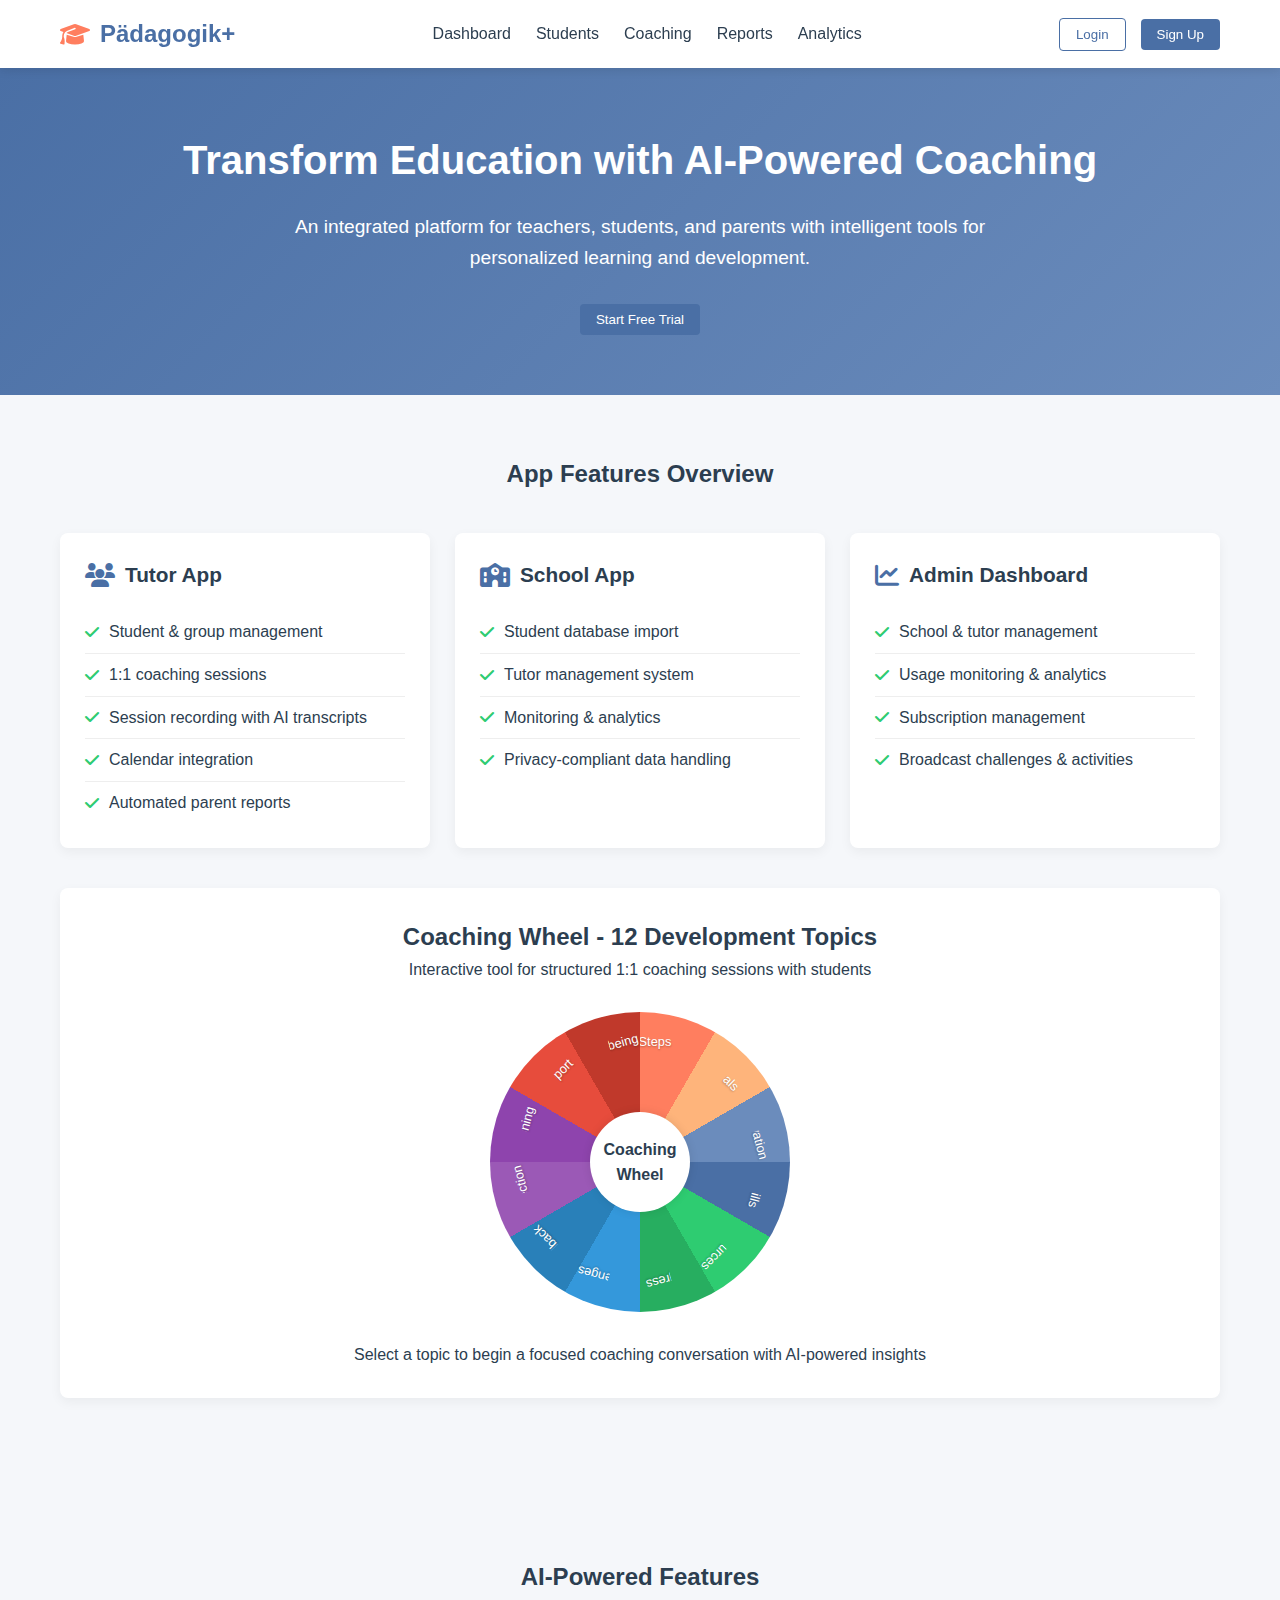
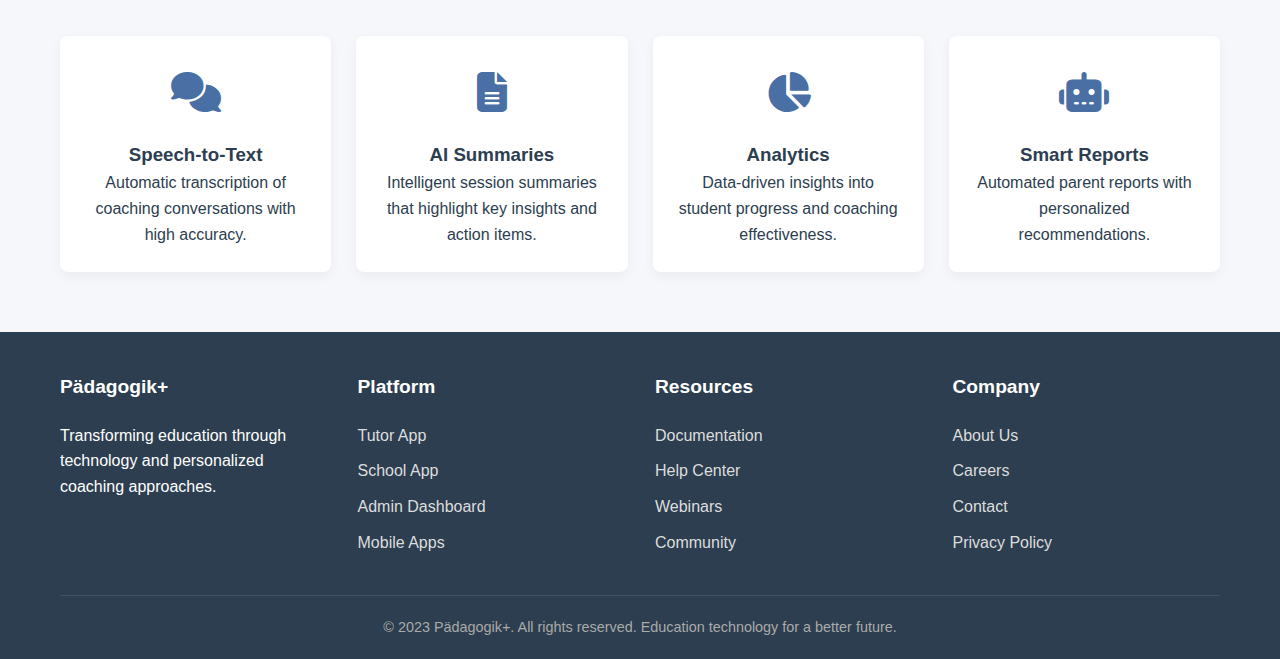
<file: index.html>
<!DOCTYPE html>
<html lang="en">
<head>
    <meta charset="UTF-8">
    <meta name="viewport" content="width=device-width, initial-scale=1.0">
    <title>Pädagogik+ | Education & Coaching App</title>
    <link rel="stylesheet" href="https://cdnjs.cloudflare.com/ajax/libs/font-awesome/6.4.0/css/all.min.css">
    <style>
        * {
            margin: 0;
            padding: 0;
            box-sizing: border-box;
            font-family: 'Segoe UI', Tahoma, Geneva, Verdana, sans-serif;
        }
        
        :root {
            --primary: #4a6fa5;
            --secondary: #6b8cbc;
            --accent: #ff7e5f;
            --light: #f5f7fa;
            --dark: #2c3e50;
            --success: #2ecc71;
            --warning: #f39c12;
            --danger: #e74c3c;
        }
        
        body {
            background-color: var(--light);
            color: var(--dark);
            line-height: 1.6;
        }
        
        .container {
            width: 100%;
            max-width: 1200px;
            margin: 0 auto;
            padding: 0 20px;
        }
        
        /* Header Styles */
        header {
            background-color: white;
            box-shadow: 0 2px 10px rgba(0,0,0,0.1);
            position: sticky;
            top: 0;
            z-index: 100;
        }
        
        .navbar {
            display: flex;
            justify-content: space-between;
            align-items: center;
            padding: 15px 0;
        }
        
        .logo {
            display: flex;
            align-items: center;
            gap: 10px;
            font-weight: 700;
            font-size: 1.5rem;
            color: var(--primary);
        }
        
        .logo i {
            color: var(--accent);
        }
        
        .nav-links {
            display: flex;
            gap: 25px;
        }
        
        .nav-links a {
            text-decoration: none;
            color: var(--dark);
            font-weight: 500;
            transition: color 0.3s;
        }
        
        .nav-links a:hover {
            color: var(--primary);
        }
        
        .user-actions {
            display: flex;
            gap: 15px;
            align-items: center;
        }
        
        .btn {
            padding: 8px 16px;
            border-radius: 4px;
            font-weight: 500;
            cursor: pointer;
            transition: all 0.3s;
            border: none;
        }
        
        .btn-primary {
            background-color: var(--primary);
            color: white;
        }
        
        .btn-outline {
            background-color: transparent;
            border: 1px solid var(--primary);
            color: var(--primary);
        }
        
        .btn:hover {
            transform: translateY(-2px);
            box-shadow: 0 4px 8px rgba(0,0,0,0.1);
        }
        
        /* Hero Section */
        .hero {
            padding: 60px 0;
            background: linear-gradient(135deg, var(--primary), var(--secondary));
            color: white;
            text-align: center;
        }
        
        .hero h1 {
            font-size: 2.5rem;
            margin-bottom: 20px;
        }
        
        .hero p {
            font-size: 1.2rem;
            max-width: 700px;
            margin: 0 auto 30px;
        }
        
        /* Dashboard Section */
        .dashboard {
            padding: 60px 0;
        }
        
        .section-title {
            text-align: center;
            margin-bottom: 40px;
            color: var(--dark);
        }
        
        .dashboard-grid {
            display: grid;
            grid-template-columns: repeat(auto-fit, minmax(300px, 1fr));
            gap: 25px;
        }
        
        .card {
            background-color: white;
            border-radius: 8px;
            box-shadow: 0 4px 12px rgba(0,0,0,0.05);
            padding: 25px;
            transition: transform 0.3s;
        }
        
        .card:hover {
            transform: translateY(-5px);
        }
        
        .card-header {
            display: flex;
            align-items: center;
            margin-bottom: 20px;
            gap: 10px;
        }
        
        .card-header i {
            font-size: 1.5rem;
            color: var(--primary);
        }
        
        .card h3 {
            font-size: 1.3rem;
            color: var(--dark);
        }
        
        .feature-list {
            list-style-type: none;
        }
        
        .feature-list li {
            padding: 8px 0;
            border-bottom: 1px solid #eee;
            display: flex;
            align-items: center;
            gap: 10px;
        }
        
        .feature-list li:last-child {
            border-bottom: none;
        }
        
        .feature-list i {
            color: var(--success);
        }
        
        /* Coaching Wheel */
        .coaching-wheel {
            background-color: white;
            border-radius: 8px;
            box-shadow: 0 4px 12px rgba(0,0,0,0.05);
            padding: 30px;
            margin: 40px 0;
            text-align: center;
        }
        
        .wheel-container {
            display: flex;
            justify-content: center;
            margin: 30px 0;
        }
        
        .wheel {
            width: 300px;
            height: 300px;
            border-radius: 50%;
            background: conic-gradient(
                #ff7e5f 0% 8.33%,
                #feb47b 8.33% 16.66%,
                #6b8cbc 16.66% 25%,
                #4a6fa5 25% 33.33%,
                #2ecc71 33.33% 41.66%,
                #27ae60 41.66% 50%,
                #3498db 50% 58.33%,
                #2980b9 58.33% 66.66%,
                #9b59b6 66.66% 75%,
                #8e44ad 75% 83.33%,
                #e74c3c 83.33% 91.66%,
                #c0392b 91.66% 100%
            );
            position: relative;
            display: flex;
            align-items: center;
            justify-content: center;
        }
        
        .wheel-center {
            width: 100px;
            height: 100px;
            background-color: white;
            border-radius: 50%;
            display: flex;
            align-items: center;
            justify-content: center;
            font-weight: bold;
            color: var(--dark);
            box-shadow: 0 0 10px rgba(0,0,0,0.1);
        }
        
        .wheel-slice {
            position: absolute;
            width: 100%;
            height: 100%;
            clip-path: polygon(50% 50%, 50% 0%, 100% 0%);
            transform-origin: center;
            display: flex;
            align-items: flex-start;
            justify-content: center;
            padding-top: 20px;
            font-size: 0.8rem;
            font-weight: 500;
            color: white;
            text-shadow: 0 1px 2px rgba(0,0,0,0.3);
        }
        
        .wheel-slice:nth-child(1) { transform: rotate(15deg); }
        .wheel-slice:nth-child(2) { transform: rotate(45deg); }
        .wheel-slice:nth-child(3) { transform: rotate(75deg); }
        .wheel-slice:nth-child(4) { transform: rotate(105deg); }
        .wheel-slice:nth-child(5) { transform: rotate(135deg); }
        .wheel-slice:nth-child(6) { transform: rotate(165deg); }
        .wheel-slice:nth-child(7) { transform: rotate(195deg); }
        .wheel-slice:nth-child(8) { transform: rotate(225deg); }
        .wheel-slice:nth-child(9) { transform: rotate(255deg); }
        .wheel-slice:nth-child(10) { transform: rotate(285deg); }
        .wheel-slice:nth-child(11) { transform: rotate(315deg); }
        .wheel-slice:nth-child(12) { transform: rotate(345deg); }
        
        /* AI Features */
        .ai-features {
            background-color: var(--light);
            padding: 60px 0;
        }
        
        .ai-grid {
            display: grid;
            grid-template-columns: repeat(auto-fit, minmax(250px, 1fr));
            gap: 25px;
        }
        
        .ai-card {
            background-color: white;
            border-radius: 8px;
            box-shadow: 0 4px 12px rgba(0,0,0,0.05);
            padding: 25px;
            text-align: center;
        }
        
        .ai-icon {
            font-size: 2.5rem;
            color: var(--primary);
            margin-bottom: 15px;
        }
        
        /* Footer */
        footer {
            background-color: var(--dark);
            color: white;
            padding: 40px 0 20px;
        }
        
        .footer-content {
            display: grid;
            grid-template-columns: repeat(auto-fit, minmax(200px, 1fr));
            gap: 30px;
            margin-bottom: 30px;
        }
        
        .footer-column h4 {
            margin-bottom: 20px;
            font-size: 1.2rem;
        }
        
        .footer-links {
            list-style-type: none;
        }
        
        .footer-links li {
            margin-bottom: 10px;
        }
        
        .footer-links a {
            color: #ddd;
            text-decoration: none;
            transition: color 0.3s;
        }
        
        .footer-links a:hover {
            color: white;
        }
        
        .copyright {
            text-align: center;
            padding-top: 20px;
            border-top: 1px solid rgba(255,255,255,0.1);
            font-size: 0.9rem;
            color: #aaa;
        }
        
        /* Responsive Design */
        @media (max-width: 768px) {
            .navbar {
                flex-direction: column;
                gap: 15px;
            }
            
            .nav-links {
                flex-wrap: wrap;
                justify-content: center;
            }
            
            .hero h1 {
                font-size: 2rem;
            }
            
            .hero p {
                font-size: 1rem;
            }
            
            .wheel {
                width: 250px;
                height: 250px;
            }
            
            .wheel-center {
                width: 80px;
                height: 80px;
            }
        }
    </style>
</head>
<body>
    <!-- Header -->
    <header>
        <div class="container">
            <nav class="navbar">
                <div class="logo">
                    <i class="fas fa-graduation-cap"></i>
                    <span>Pädagogik+</span>
                </div>
                <div class="nav-links">
                    <a href="#">Dashboard</a>
                    <a href="#">Students</a>
                    <a href="#">Coaching</a>
                    <a href="#">Reports</a>
                    <a href="#">Analytics</a>
                </div>
                <div class="user-actions">
                    <button class="btn btn-outline">Login</button>
                    <button class="btn btn-primary">Sign Up</button>
                </div>
            </nav>
        </div>
    </header>

    <!-- Hero Section -->
    <section class="hero">
        <div class="container">
            <h1>Transform Education with AI-Powered Coaching</h1>
            <p>An integrated platform for teachers, students, and parents with intelligent tools for personalized learning and development.</p>
            <button class="btn btn-primary">Start Free Trial</button>
        </div>
    </section>

    <!-- Dashboard Section -->
    <section class="dashboard">
        <div class="container">
            <h2 class="section-title">App Features Overview</h2>
            <div class="dashboard-grid">
                <div class="card">
                    <div class="card-header">
                        <i class="fas fa-users"></i>
                        <h3>Tutor App</h3>
                    </div>
                    <ul class="feature-list">
                        <li><i class="fas fa-check"></i> Student & group management</li>
                        <li><i class="fas fa-check"></i> 1:1 coaching sessions</li>
                        <li><i class="fas fa-check"></i> Session recording with AI transcripts</li>
                        <li><i class="fas fa-check"></i> Calendar integration</li>
                        <li><i class="fas fa-check"></i> Automated parent reports</li>
                    </ul>
                </div>
                
                <div class="card">
                    <div class="card-header">
                        <i class="fas fa-school"></i>
                        <h3>School App</h3>
                    </div>
                    <ul class="feature-list">
                        <li><i class="fas fa-check"></i> Student database import</li>
                        <li><i class="fas fa-check"></i> Tutor management system</li>
                        <li><i class="fas fa-check"></i> Monitoring & analytics</li>
                        <li><i class="fas fa-check"></i> Privacy-compliant data handling</li>
                    </ul>
                </div>
                
                <div class="card">
                    <div class="card-header">
                        <i class="fas fa-chart-line"></i>
                        <h3>Admin Dashboard</h3>
                    </div>
                    <ul class="feature-list">
                        <li><i class="fas fa-check"></i> School & tutor management</li>
                        <li><i class="fas fa-check"></i> Usage monitoring & analytics</li>
                        <li><i class="fas fa-check"></i> Subscription management</li>
                        <li><i class="fas fa-check"></i> Broadcast challenges & activities</li>
                    </ul>
                </div>
            </div>
            
            <!-- Coaching Wheel -->
            <div class="coaching-wheel">
                <h2>Coaching Wheel - 12 Development Topics</h2>
                <p>Interactive tool for structured 1:1 coaching sessions with students</p>
                
                <div class="wheel-container">
                    <div class="wheel">
                        <div class="wheel-center">Coaching Wheel</div>
                        <div class="wheel-slice">Goals</div>
                        <div class="wheel-slice">Motivation</div>
                        <div class="wheel-slice">Skills</div>
                        <div class="wheel-slice">Resources</div>
                        <div class="wheel-slice">Progress</div>
                        <div class="wheel-slice">Challenges</div>
                        <div class="wheel-slice">Feedback</div>
                        <div class="wheel-slice">Reflection</div>
                        <div class="wheel-slice">Planning</div>
                        <div class="wheel-slice">Support</div>
                        <div class="wheel-slice">Well-being</div>
                        <div class="wheel-slice">Next Steps</div>
                    </div>
                </div>
                
                <p>Select a topic to begin a focused coaching conversation with AI-powered insights</p>
            </div>
        </div>
    </section>

    <!-- AI Features Section -->
    <section class="ai-features">
        <div class="container">
            <h2 class="section-title">AI-Powered Features</h2>
            <div class="ai-grid">
                <div class="ai-card">
                    <div class="ai-icon">
                        <i class="fas fa-comments"></i>
                    </div>
                    <h3>Speech-to-Text</h3>
                    <p>Automatic transcription of coaching conversations with high accuracy.</p>
                </div>
                
                <div class="ai-card">
                    <div class="ai-icon">
                        <i class="fas fa-file-alt"></i>
                    </div>
                    <h3>AI Summaries</h3>
                    <p>Intelligent session summaries that highlight key insights and action items.</p>
                </div>
                
                <div class="ai-card">
                    <div class="ai-icon">
                        <i class="fas fa-chart-pie"></i>
                    </div>
                    <h3>Analytics</h3>
                    <p>Data-driven insights into student progress and coaching effectiveness.</p>
                </div>
                
                <div class="ai-card">
                    <div class="ai-icon">
                        <i class="fas fa-robot"></i>
                    </div>
                    <h3>Smart Reports</h3>
                    <p>Automated parent reports with personalized recommendations.</p>
                </div>
            </div>
        </div>
    </section>

    <!-- Footer -->
    <footer>
        <div class="container">
            <div class="footer-content">
                <div class="footer-column">
                    <h4>Pädagogik+</h4>
                    <p>Transforming education through technology and personalized coaching approaches.</p>
                </div>
                
                <div class="footer-column">
                    <h4>Platform</h4>
                    <ul class="footer-links">
                        <li><a href="#">Tutor App</a></li>
                        <li><a href="#">School App</a></li>
                        <li><a href="#">Admin Dashboard</a></li>
                        <li><a href="#">Mobile Apps</a></li>
                    </ul>
                </div>
                
                <div class="footer-column">
                    <h4>Resources</h4>
                    <ul class="footer-links">
                        <li><a href="#">Documentation</a></li>
                        <li><a href="#">Help Center</a></li>
                        <li><a href="#">Webinars</a></li>
                        <li><a href="#">Community</a></li>
                    </ul>
                </div>
                
                <div class="footer-column">
                    <h4>Company</h4>
                    <ul class="footer-links">
                        <li><a href="#">About Us</a></li>
                        <li><a href="#">Careers</a></li>
                        <li><a href="#">Contact</a></li>
                        <li><a href="#">Privacy Policy</a></li>
                    </ul>
                </div>
            </div>
            
            <div class="copyright">
                <p>&copy; 2023 Pädagogik+. All rights reserved. Education technology for a better future.</p>
            </div>
        </div>
    </footer>

    <script>
        // Simple interactive elements for the prototype
        document.addEventListener('DOMContentLoaded', function() {
            // Add click event to coaching wheel slices
            const wheelSlices = document.querySelectorAll('.wheel-slice');
            wheelSlices.forEach(slice => {
                slice.addEventListener('click', function() {
                    const topic = this.textContent;
                    alert(`Starting coaching session on: ${topic}\n\nThis would open the coaching interface with AI-powered tools for this specific topic.`);
                });
            });
            
            // Add hover effects to cards
            const cards = document.querySelectorAll('.card');
            cards.forEach(card => {
                card.addEventListener('mouseenter', function() {
                    this.style.boxShadow = '0 8px 16px rgba(0,0,0,0.1)';
                });
                
                card.addEventListener('mouseleave', function() {
                    this.style.boxShadow = '0 4px 12px rgba(0,0,0,0.05)';
                });
            });
        });
    </script>
</body>
</html>
</file>
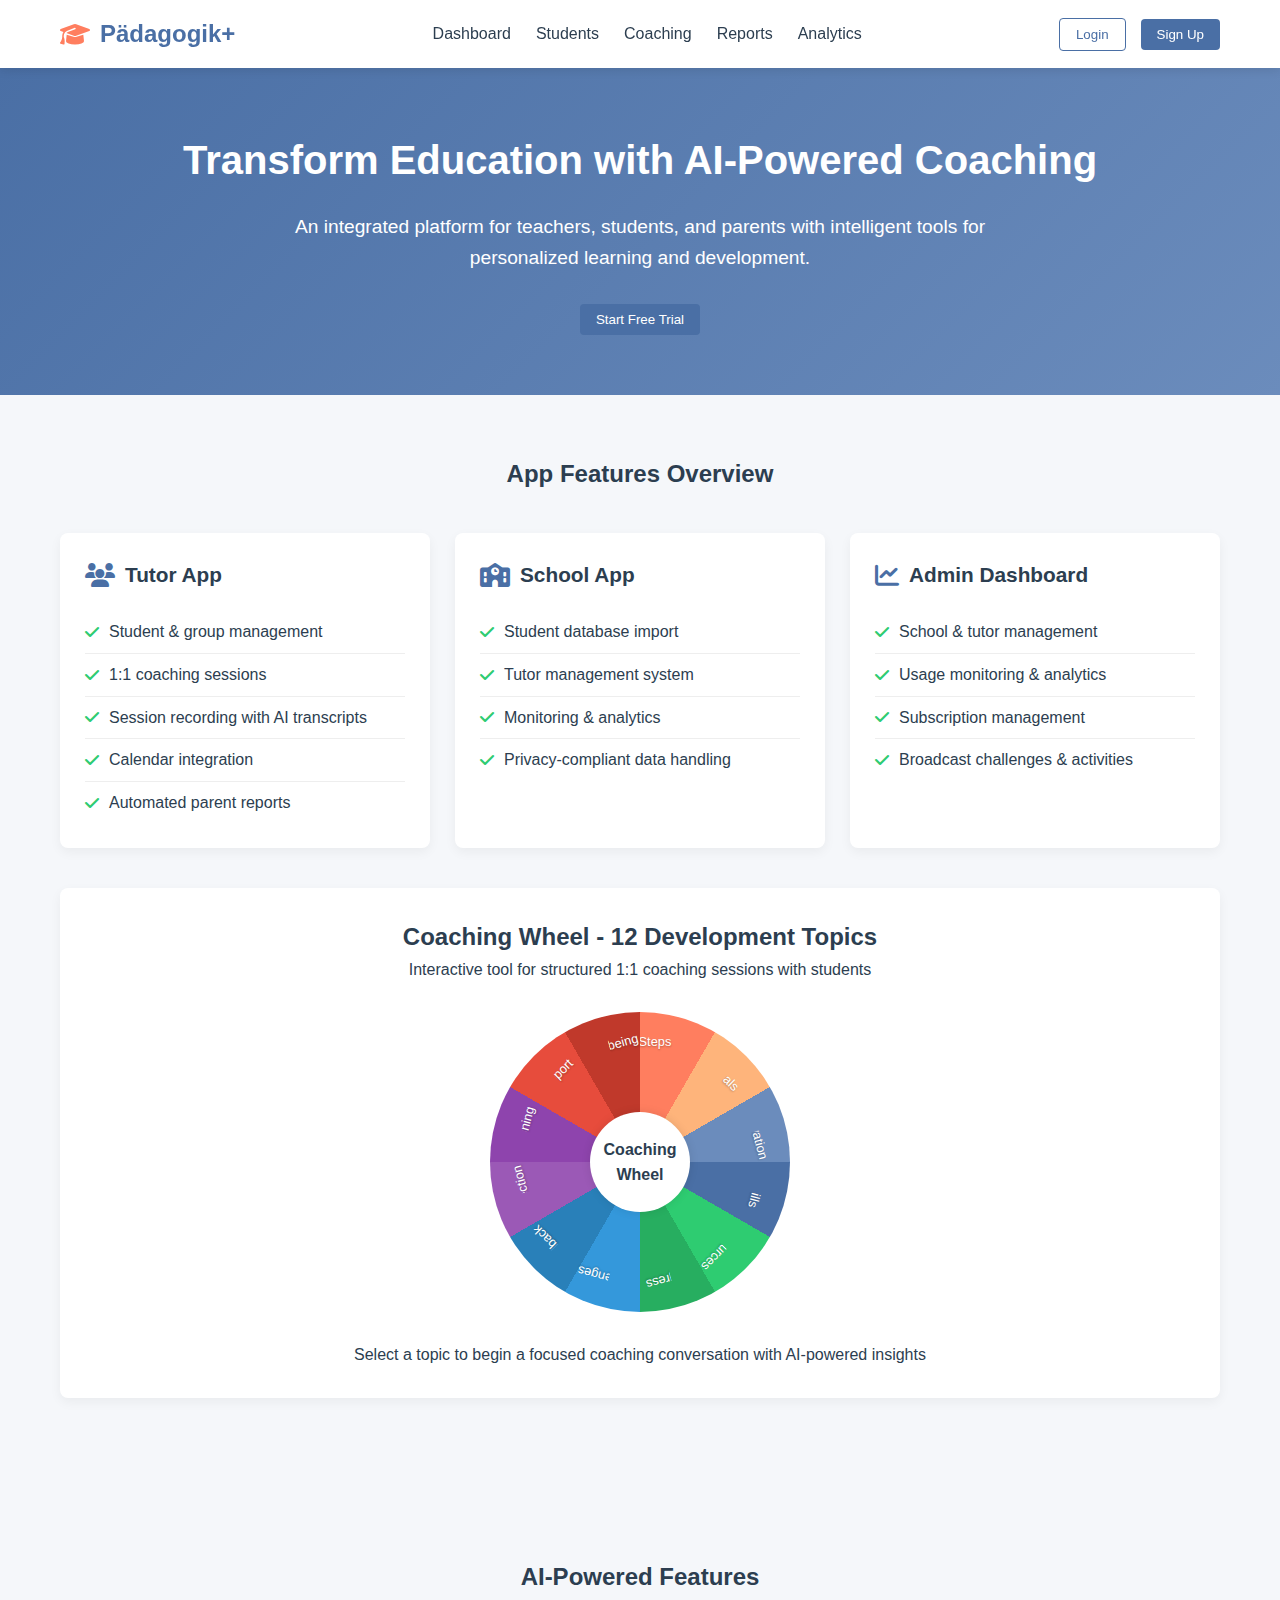
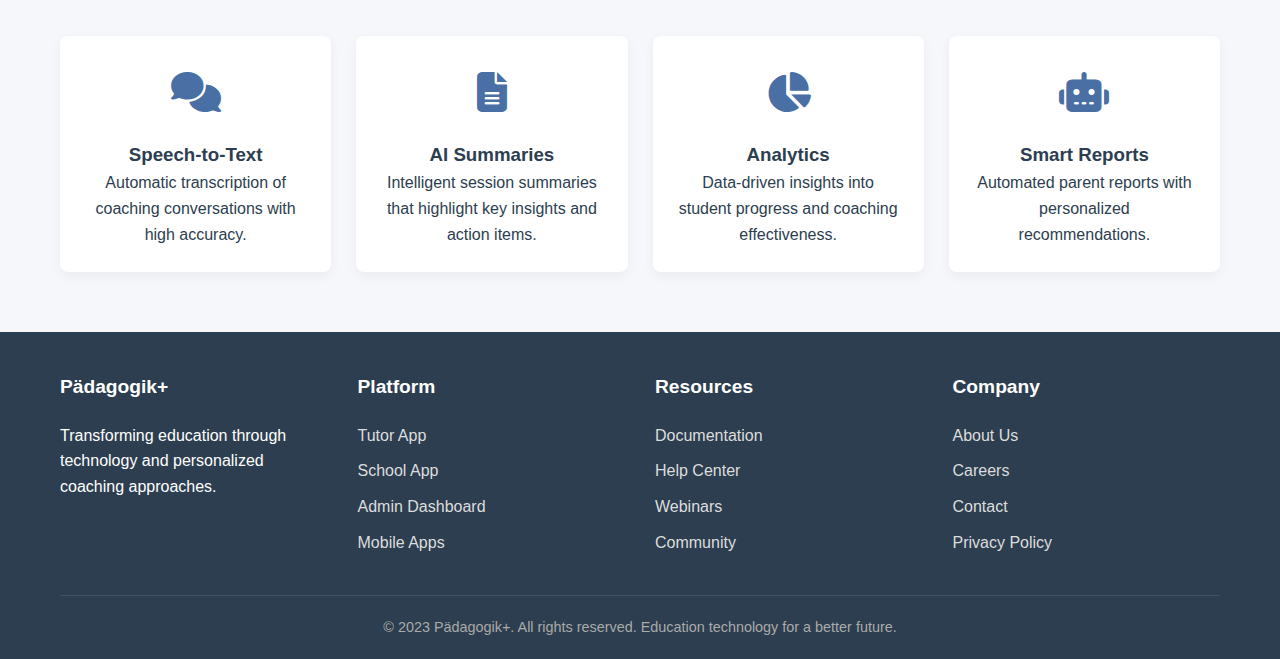
<file: admin-dashboard.html>
<!DOCTYPE html>
<html lang="en">
<head>
    <meta charset="UTF-8">
    <meta name="viewport" content="width=device-width, initial-scale=1.0">
    <title>Admin Dashboard - Pädagogik+</title>
    <link rel="stylesheet" href="styles.css">
    <link rel="stylesheet" href="https://cdnjs.cloudflare.com/ajax/libs/font-awesome/6.4.0/css/all.min.css">
</head>
<body class="admin-dashboard">
    <header>
        <div class="container">
            <nav class="navbar">
                <div class="logo">
                    <i class="fas fa-graduation-cap"></i>
                    <span>Pädagogik+ Admin</span>
                </div>
                <div class="nav-links">
                    <a href="index.html" class="nav-link"><i class="fas fa-home"></i> Home</a>
                    <a href="#schools" class="nav-link active">Schools</a>
                    <a href="#subscriptions" class="nav-link">Subscriptions</a>
                    <a href="#analytics" class="nav-link">Analytics</a>
                    <a href="#system" class="nav-link">System</a>
                </div>
                <div class="user-actions">
                    <div class="user-info">
                        <div class="user-avatar">AD</div>
                        <span id="userName">System Administrator</span>
                    </div>
                    <button class="btn btn-outline" id="logoutBtn">Logout</button>
                </div>
            </nav>
        </div>
    </header>

    <main class="container">
        <div class="dashboard-header">
            <h1 class="dashboard-title">System Administration Dashboard</h1>
            <div class="dashboard-stats">
                <div class="stat-card">
                    <div class="stat-value" id="totalSchools">0</div>
                    <div class="stat-label">Active Schools</div>
                </div>
                <div class="stat-card">
                    <div class="stat-value" id="totalUsers">0</div>
                    <div class="stat-label">Total Users</div>
                </div>
                <div class="stat-card">
                    <div class="stat-value" id="systemUptime">100%</div>
                    <div class="stat-label">System Uptime</div>
                </div>
                <div class="stat-card">
                    <div class="stat-value" id="revenue">€0</div>
                    <div class="stat-label">Monthly Revenue</div>
                </div>
            </div>
        </div>

        <div class="quick-actions">
            <button class="btn btn-admin" id="createChallengeBtn">
                <i class="fas fa-trophy"></i> Create Challenge
            </button>
            <button class="btn btn-outline" id="sendAnnouncementBtn">
                <i class="fas fa-bullhorn"></i> Send Announcement
            </button>
            <button class="btn btn-outline" id="systemSettingsBtn">
                <i class="fas fa-cogs"></i> System Settings
            </button>
            <button class="btn btn-outline" id="backupSystemBtn">
                <i class="fas fa-database"></i> Backup System
            </button>
        </div>

        <div class="dashboard-grid">
            <div class="card">
                <div class="card-header">
                    <i class="fas fa-university"></i>
                    <h3>School Management</h3>
                </div>
                <div class="school-list" id="schoolList">
                    <!-- Schools will be loaded here -->
                </div>
                <button class="btn btn-admin" style="width: 100%; margin-top: 15px;" id="manageSchoolsBtn">
                    <i class="fas fa-edit"></i> Manage All Schools
                </button>
            </div>

            <div class="card">
                <div class="card-header">
                    <i class="fas fa-credit-card"></i>
                    <h3>Subscription Management</h3>
                </div>
                <div class="subscription-overview" id="subscriptionOverview">
                    <!-- Subscription data will be loaded here -->
                </div>
                <button class="btn btn-admin" style="width: 100%; margin-top: 15px;" id="subscriptionConsoleBtn">
                    <i class="fas fa-chart-bar"></i> Subscription Console
                </button>
            </div>

            <div class="card">
                <div class="card-header">
                    <i class="fas fa-chart-line"></i>
                    <h3>System Analytics</h3>
                </div>
                <div class="system-analytics" id="systemAnalytics">
                    <!-- System analytics will be loaded here -->
                </div>
                <button class="btn btn-admin" style="width: 100%; margin-top: 15px;" id="detailedAnalyticsBtn">
                    <i class="fas fa-chart-pie"></i> Detailed Analytics
                </button>
            </div>

            <div class="card">
                <div class="card-header">
                    <i class="fas fa-bullhorn"></i>
                    <h3>Broadcast System</h3>
                </div>
                <div class="broadcast-actions">
                    <button class="btn btn-admin" id="createBroadcastBtn">
                        <i class="fas fa-plus"></i> Create Broadcast
                    </button>
                    <button class="btn btn-outline" id="viewBroadcastsBtn">
                        <i class="fas fa-list"></i> View All
                    </button>
                </div>
                <div class="recent-broadcasts" id="recentBroadcasts">
                    <!-- Broadcasts will be loaded here -->
                </div>
            </div>
        </div>

        <div class="card">
            <div class="card-header">
                <i class="fas fa-list"></i>
                <h3>System Overview & Performance</h3>
            </div>
            <table class="data-table" id="systemStatsTable">
                <thead>
                    <tr>
                        <th>Metric</th>
                        <th>Value</th>
                        <th>Status</th>
                        <th>Trend</th>
                        <th>Actions</th>
                    </tr>
                </thead>
                <tbody>
                    <!-- System stats will be loaded here -->
                </tbody>
            </table>
        </div>

        <div class="card">
            <div class="card-header">
                <i class="fas fa-server"></i>
                <h3>System Health & Monitoring</h3>
            </div>
            <div class="system-health" id="systemHealth">
                <!-- System health indicators will be loaded here -->
            </div>
        </div>
    </main>

    <!-- Broadcast Modal -->
    <div class="modal" id="broadcastModal">
        <div class="modal-content">
            <span class="close-modal">&times;</span>
            <div class="modal-header">
                <h2 id="broadcastModalTitle">Create New Broadcast</h2>
            </div>
            <div class="modal-body">
                <div class="form-group">
                    <label for="broadcastType">Broadcast Type</label>
                    <select id="broadcastType" class="form-control">
                        <option value="challenge">Learning Challenge</option>
                        <option value="announcement">System Announcement</option>
                        <option value="activity">New Activity</option>
                        <option value="maintenance">Maintenance Notice</option>
                    </select>
                </div>
                <div class="form-group">
                    <label for="broadcastTitle">Title</label>
                    <input type="text" id="broadcastTitle" class="form-control" placeholder="Enter broadcast title">
                </div>
                <div class="form-group">
                    <label for="broadcastMessage">Message</label>
                    <textarea id="broadcastMessage" class="form-control" rows="4" placeholder="Enter broadcast message"></textarea>
                </div>
                <div class="form-group">
                    <label for="broadcastTarget">Target Audience</label>
                    <select id="broadcastTarget" class="form-control">
                        <option value="all">All Schools & Users</option>
                        <option value="schools">Schools Only</option>
                        <option value="tutors">Tutors Only</option>
                        <option value="specific">Specific Schools</option>
                    </select>
                </div>
                <div class="form-group">
                    <label for="broadcastSchedule">Schedule</label>
                    <select id="broadcastSchedule" class="form-control">
                        <option value="immediate">Send Immediately</option>
                        <option value="scheduled">Schedule for Later</option>
                        <option value="recurring">Recurring Broadcast</option>
                    </select>
                </div>
                <div class="modal-actions">
                    <button class="btn btn-outline" id="cancelBroadcast">Cancel</button>
                    <button class="btn btn-admin" id="sendBroadcast">
                        <i class="fas fa-paper-plane"></i> Send Broadcast
                    </button>
                </div>
            </div>
        </div>
    </div>

    <!-- System Settings Modal -->
    <div class="modal" id="systemSettingsModal">
        <div class="modal-content">
            <span class="close-modal">&times;</span>
            <div class="modal-header">
                <h2>System Settings</h2>
            </div>
            <div class="modal-body">
                <div class="form-group">
                    <label for="systemMaintenance">System Maintenance Mode</label>
                    <select id="systemMaintenance" class="form-control">
                        <option value="off">Off</option>
                        <option value="on">On</option>
                    </select>
                </div>
                <div class="form-group">
                    <label for="dataRetention">Data Retention Policy (months)</label>
                    <input type="number" id="dataRetention" class="form-control" value="24" min="1" max="60">
                </div>
                <div class="form-group">
                    <label for="backupFrequency">Backup Frequency</label>
                    <select id="backupFrequency" class="form-control">
                        <option value="daily">Daily</option>
                        <option value="weekly">Weekly</option>
                        <option value="monthly">Monthly</option>
                    </select>
                </div>
                <div class="form-group">
                    <label for="maxUsers">Maximum Concurrent Users</label>
                    <input type="number" id="maxUsers" class="form-control" value="1000" min="100" max="10000">
                </div>
                <div class="modal-actions">
                    <button class="btn btn-outline" id="cancelSettings">Cancel</button>
                    <button class="btn btn-admin" id="saveSystemSettings">Save Settings</button>
                </div>
            </div>
        </div>
    </div>

    <!-- Notification -->
    <div class="notification" id="notification"></div>

    <script src="script.js"></script>
</body>
</html>
</file>
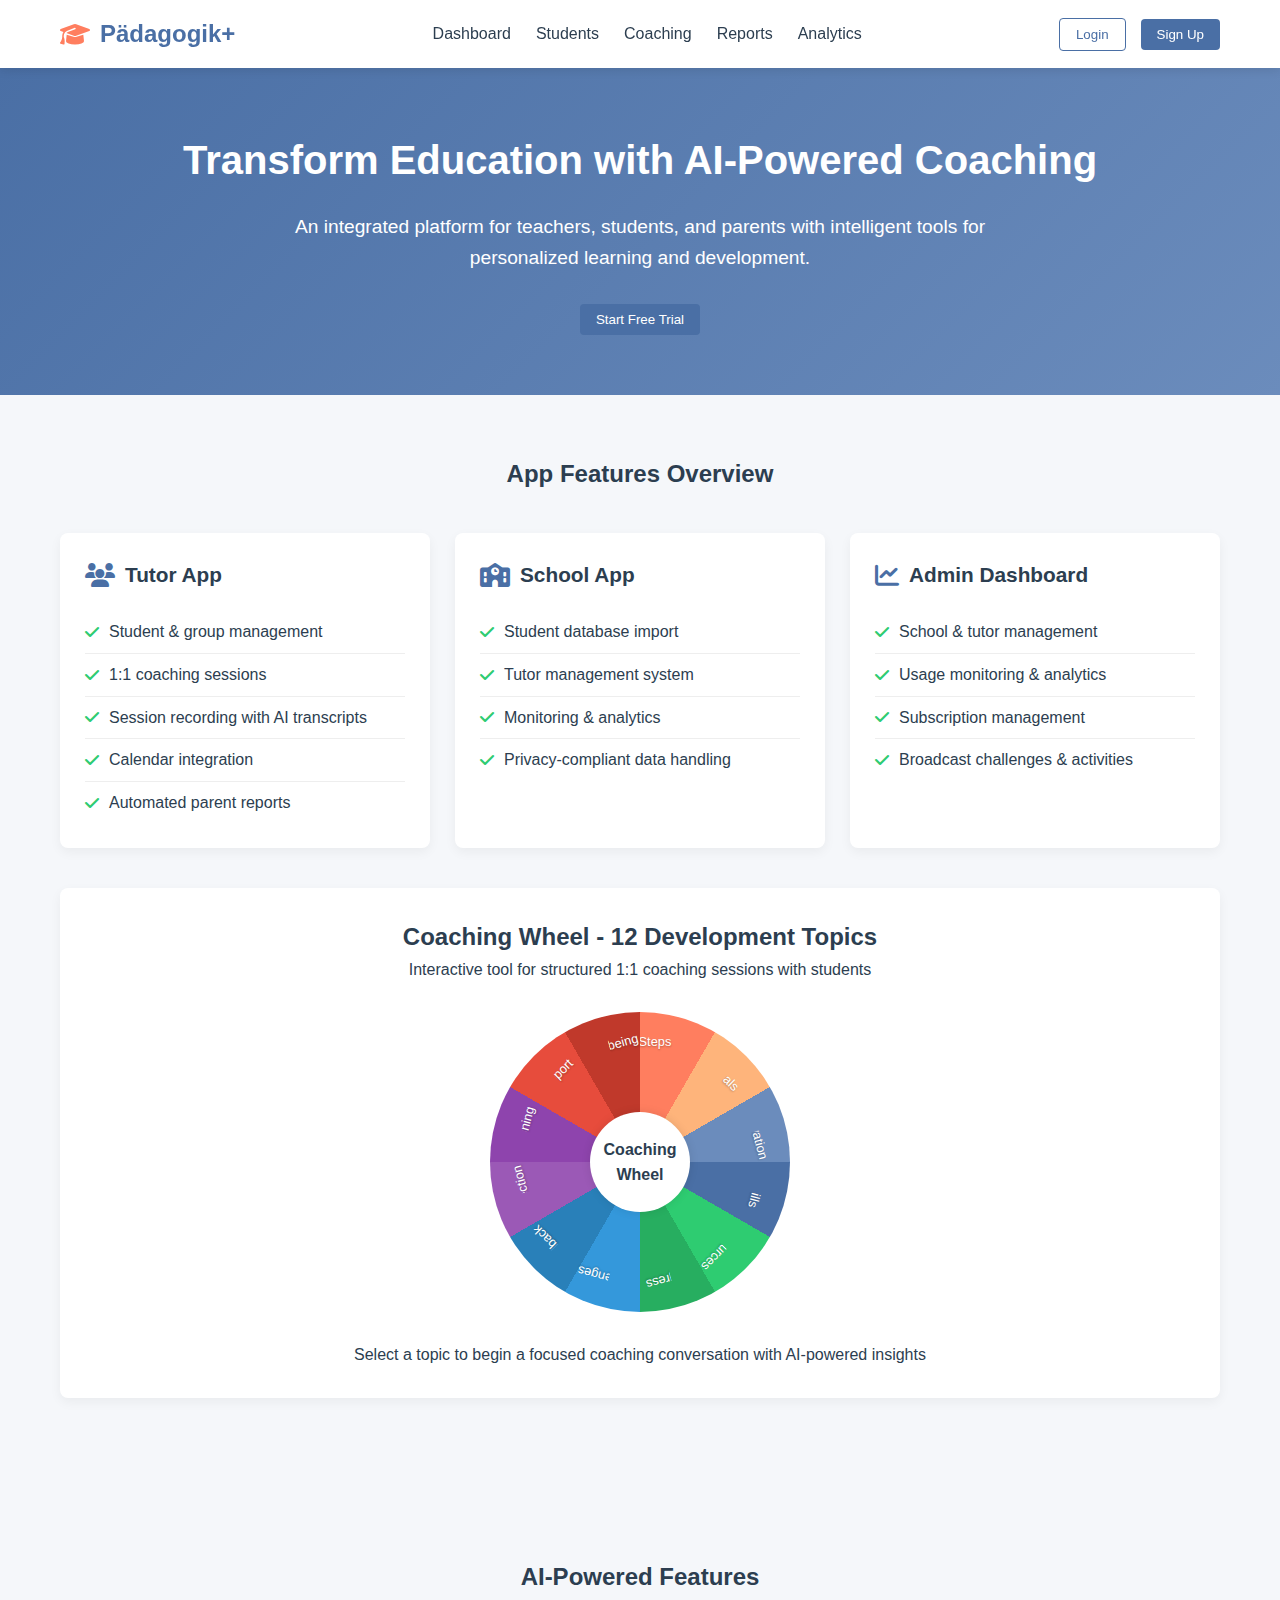
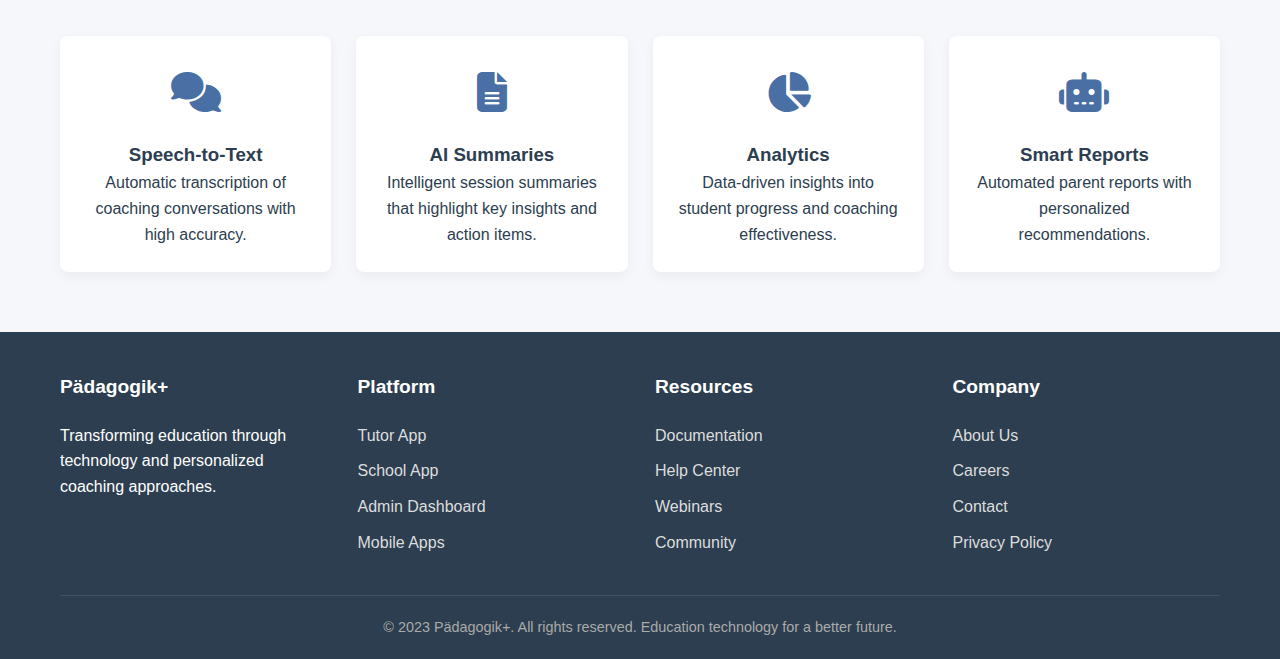
<file: school-dashboard.html>
<!DOCTYPE html>
<html lang="en">
<head>
    <meta charset="UTF-8">
    <meta name="viewport" content="width=device-width, initial-scale=1.0">
    <title>School Dashboard - Pädagogik+</title>
    <link rel="stylesheet" href="styles.css">
    <link rel="stylesheet" href="https://cdnjs.cloudflare.com/ajax/libs/font-awesome/6.4.0/css/all.min.css">
</head>
<body class="school-dashboard">
    <header>
        <div class="container">
            <nav class="navbar">
                <div class="logo">
                    <i class="fas fa-graduation-cap"></i>
                    <span>Pädagogik+ School</span>
                </div>
                <div class="nav-links">
                    <a href="index.html" class="nav-link"><i class="fas fa-home"></i> Home</a>
                    <a href="#students" class="nav-link active">Students</a>
                    <a href="#tutors" class="nav-link">Tutors</a>
                    <a href="#analytics" class="nav-link">Analytics</a>
                    <a href="#settings" class="nav-link">Settings</a>
                </div>
                <div class="user-actions">
                    <div class="user-info">
                        <div class="user-avatar">SA</div>
                        <span id="userName">Gymnasium Berlin</span>
                    </div>
                    <button class="btn btn-outline" id="logoutBtn">Logout</button>
                </div>
            </nav>
        </div>
    </header>

    <main class="container">
        <div class="dashboard-header">
            <h1 class="dashboard-title">School Administration Dashboard</h1>
            <div class="dashboard-stats">
                <div class="stat-card">
                    <div class="stat-value" id="totalStudents">0</div>
                    <div class="stat-label">Total Students</div>
                </div>
                <div class="stat-card">
                    <div class="stat-value" id="activeTutors">0</div>
                    <div class="stat-label">Active Tutors</div>
                </div>
                <div class="stat-card">
                    <div class="stat-value" id="completionRate">0%</div>
                    <div class="stat-label">Completion Rate</div>
                </div>
                <div class="stat-card">
                    <div class="stat-value" id="avgRating">0.0</div>
                    <div class="stat-label">Avg. Rating</div>
                </div>
            </div>
        </div>

        <div class="quick-actions">
            <button class="btn btn-school" id="importStudentsBtn">
                <i class="fas fa-file-import"></i> Import Students
            </button>
            <button class="btn btn-outline" id="addTutorBtn">
                <i class="fas fa-user-plus"></i> Add Tutor
            </button>
            <button class="btn btn-outline" id="generateSchoolReportBtn">
                <i class="fas fa-chart-pie"></i> School Report
            </button>
        </div>

        <div class="dashboard-grid">
            <div class="card">
                <div class="card-header">
                    <i class="fas fa-database"></i>
                    <h3>Student Database</h3>
                </div>
                <div class="data-actions">
                    <button class="btn btn-school" id="importDataBtn">
                        <i class="fas fa-file-import"></i> Import Data
                    </button>
                    <button class="btn btn-outline" id="exportDataBtn">
                        <i class="fas fa-file-export"></i> Export Data
                    </button>
                    <button class="btn btn-outline" id="bulkActionsBtn">
                        <i class="fas fa-cogs"></i> Bulk Actions
                    </button>
                </div>
                <div class="student-stats">
                    <div class="stat-item">
                        <span class="stat-number" id="totalStudentsCount">0</span>
                        <span class="stat-label">Total Students</span>
                    </div>
                    <div class="stat-item">
                        <span class="stat-number" id="activeStudentsCount">0</span>
                        <span class="stat-label">Active Students</span>
                    </div>
                    <div class="stat-item">
                        <span class="stat-number" id="newThisMonth">0</span>
                        <span class="stat-label">New This Month</span>
                    </div>
                </div>
            </div>

            <div class="card">
                <div class="card-header">
                    <i class="fas fa-user-tie"></i>
                    <h3>Tutor Management</h3>
                </div>
                <div class="tutor-list" id="tutorList">
                    <!-- Tutors will be loaded here -->
                </div>
                <button class="btn btn-school" style="width: 100%; margin-top: 15px;" id="manageTutorsBtn">
                    <i class="fas fa-users-cog"></i> Manage All Tutors
                </button>
            </div>

            <div class="card">
                <div class="card-header">
                    <i class="fas fa-chart-bar"></i>
                    <h3>School Analytics</h3>
                </div>
                <div class="analytics-overview" id="analyticsOverview">
                    <!-- Analytics will be loaded here -->
                </div>
                <button class="btn btn-school" style="width: 100%; margin-top: 15px;" id="viewAnalyticsBtn">
                    <i class="fas fa-chart-line"></i> View Detailed Analytics
                </button>
            </div>

            <div class="card">
                <div class="card-header">
                    <i class="fas fa-shield-alt"></i>
                    <h3>Data Privacy & Compliance</h3>
                </div>
                <div class="privacy-status">
                    <div class="status-item">
                        <i class="fas fa-check-circle" style="color: var(--success);"></i>
                        <span>GDPR Compliance: Active</span>
                    </div>
                    <div class="status-item">
                        <i class="fas fa-check-circle" style="color: var(--success);"></i>
                        <span>Data Encryption: Enabled</span>
                    </div>
                    <div class="status-item">
                        <i class="fas fa-sync-alt" style="color: var(--warning);"></i>
                        <span>Last Audit: 30 days ago</span>
                    </div>
                    <div class="status-item">
                        <i class="fas fa-exclamation-triangle" style="color: var(--danger);"></i>
                        <span>Data Retention: Review Needed</span>
                    </div>
                </div>
                <button class="btn btn-school" style="width: 100%; margin-top: 15px;" id="privacySettingsBtn">
                    <i class="fas fa-cog"></i> Privacy Settings
                </button>
            </div>
        </div>

        <div class="card">
            <div class="card-header">
                <i class="fas fa-list"></i>
                <h3>School Performance Overview</h3>
            </div>
            <table class="data-table" id="schoolStatsTable">
                <thead>
                    <tr>
                        <th>Metric</th>
                        <th>Value</th>
                        <th>Trend</th>
                        <th>Comparison</th>
                        <th>Actions</th>
                    </tr>
                </thead>
                <tbody>
                    <!-- Stats will be loaded here -->
                </tbody>
            </table>
        </div>

        <div class="card">
            <div class="card-header">
                <i class="fas fa-bell"></i>
                <h3>Recent Activities & Alerts</h3>
            </div>
            <div class="activity-feed" id="activityFeed">
                <!-- Activities will be loaded here -->
            </div>
        </div>
    </main>

    <!-- Import Modal -->
    <div class="modal" id="importModal">
        <div class="modal-content">
            <span class="close-modal">&times;</span>
            <div class="modal-header">
                <h2>Import Student Data</h2>
            </div>
            <div class="modal-body">
                <div class="form-group">
                    <label for="importFile">Select File</label>
                    <input type="file" id="importFile" class="form-control" accept=".csv,.xlsx,.xml">
                    <small>Supported formats: CSV, Excel, XML. Maximum file size: 10MB</small>
                </div>
                <div class="form-group">
                    <label for="dataMapping">Data Mapping</label>
                    <select id="dataMapping" class="form-control">
                        <option value="auto">Auto-detect Format</option>
                        <option value="custom">Custom Mapping</option>
                        <option value="template">Use Template</option>
                    </select>
                </div>
                <div class="form-group">
                    <label for="importOptions">Import Options</label>
                    <div class="checkbox-group">
                        <label>
                            <input type="checkbox" id="updateExisting" checked>
                            Update existing records
                        </label>
                        <label>
                            <input type="checkbox" id="sendNotifications">
                            Send welcome notifications
                        </label>
                        <label>
                            <input type="checkbox" id="createAccounts">
                            Create student accounts
                        </label>
                    </div>
                </div>
                <div class="form-group">
                    <label>
                        <input type="checkbox" id="privacyCheck" required>
                        I confirm this data import complies with GDPR regulations
                    </label>
                </div>
                <div class="modal-actions">
                    <button class="btn btn-outline" id="cancelImport">Cancel</button>
                    <button class="btn btn-school" id="processImport">
                        <i class="fas fa-upload"></i> Process Import
                    </button>
                </div>
            </div>
        </div>
    </div>

    <!-- Add Tutor Modal -->
    <div class="modal" id="addTutorModal">
        <div class="modal-content">
            <span class="close-modal">&times;</span>
            <div class="modal-header">
                <h2>Add New Tutor</h2>
            </div>
            <div class="modal-body">
                <div class="form-group">
                    <label for="tutorName">Full Name</label>
                    <input type="text" id="tutorName" class="form-control" placeholder="Tutor's full name">
                </div>
                <div class="form-group">
                    <label for="tutorEmail">Email</label>
                    <input type="email" id="tutorEmail" class="form-control" placeholder="Tutor's email">
                </div>
                <div class="form-group">
                    <label for="tutorSpecialization">Specialization</label>
                    <select id="tutorSpecialization" class="form-control">
                        <option value="math">Mathematics</option>
                        <option value="science">Science</option>
                        <option value="languages">Languages</option>
                        <option value="humanities">Humanities</option>
                        <option value="all">All Subjects</option>
                    </select>
                </div>
                <div class="form-group">
                    <label for="tutorExperience">Experience Level</label>
                    <select id="tutorExperience" class="form-control">
                        <option value="junior">Junior (0-2 years)</option>
                        <option value="mid">Mid-level (2-5 years)</option>
                        <option value="senior">Senior (5+ years)</option>
                    </select>
                </div>
                <div class="modal-actions">
                    <button class="btn btn-outline" id="cancelAddTutor">Cancel</button>
                    <button class="btn btn-school" id="saveTutor">Add Tutor</button>
                </div>
            </div>
        </div>
    </div>

    <!-- Notification -->
    <div class="notification" id="notification"></div>

    <script src="script.js"></script>
</body>
</html>
</file>
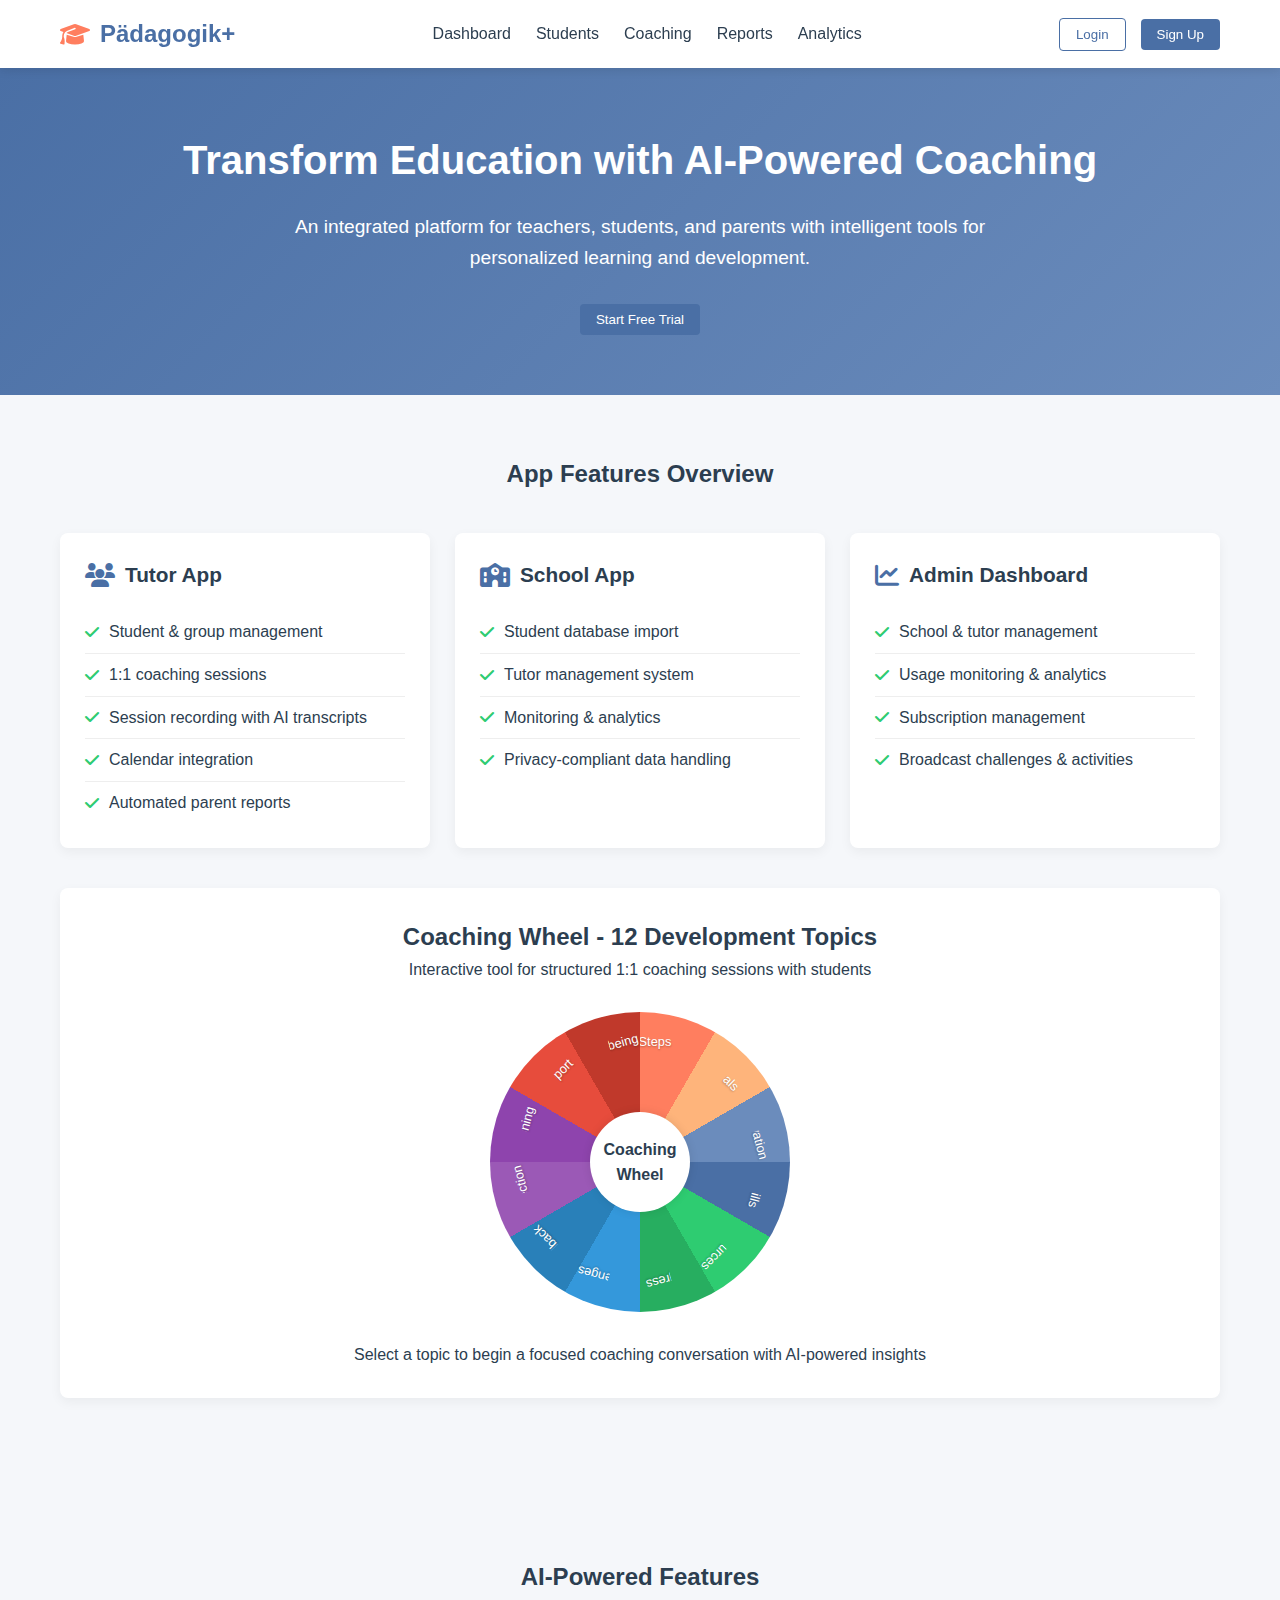
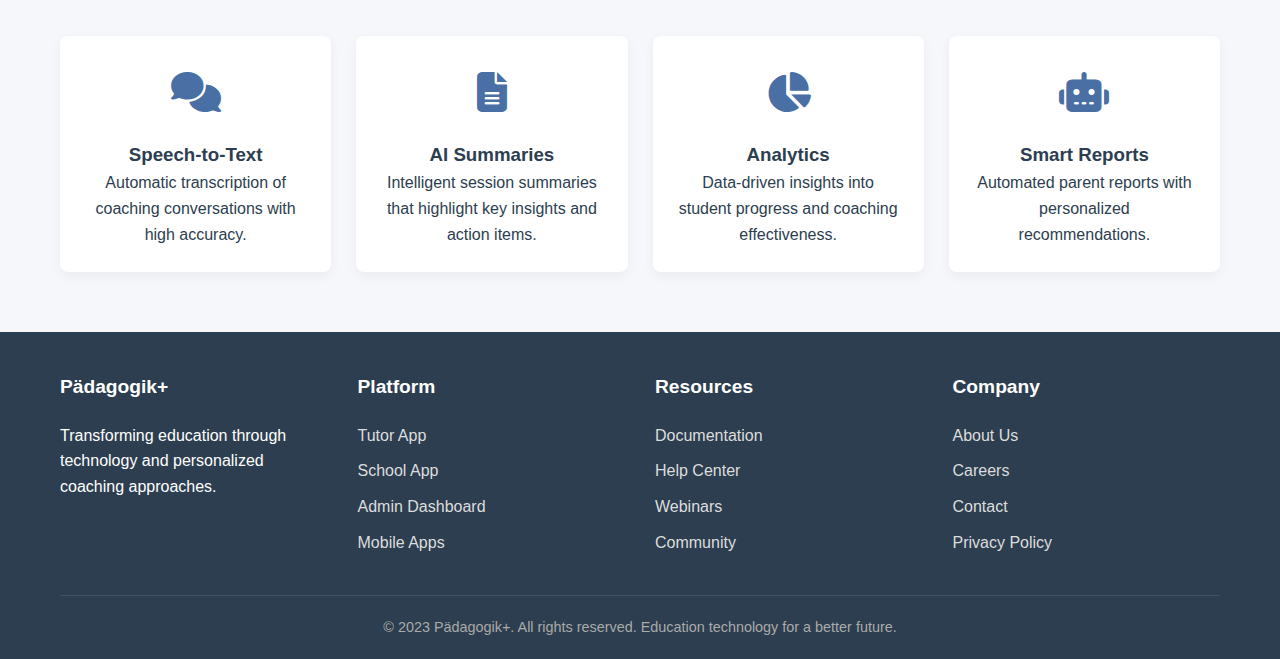
<file: tutor-dashboard.html>
<!DOCTYPE html>
<html lang="en">
<head>
    <meta charset="UTF-8">
    <meta name="viewport" content="width=device-width, initial-scale=1.0">
    <title>Tutor Dashboard - Pädagogik+</title>
    <link rel="stylesheet" href="styles.css">
    <link rel="stylesheet" href="https://cdnjs.cloudflare.com/ajax/libs/font-awesome/6.4.0/css/all.min.css">
</head>
<body class="tutor-dashboard">
    <header>
        <div class="container">
            <nav class="navbar">
                <div class="logo">
                    <i class="fas fa-graduation-cap"></i>
                    <span>Pädagogik+ Tutor</span>
                </div>
                <div class="nav-links">
                    <a href="index.html" class="nav-link"><i class="fas fa-home"></i> Home</a>
                    <a href="#students" class="nav-link active">Students</a>
                    <a href="#sessions" class="nav-link">Sessions</a>
                    <a href="#reports" class="nav-link">Reports</a>
                    <a href="#calendar" class="nav-link">Calendar</a>
                </div>
                <div class="user-actions">
                    <div class="user-info">
                        <div class="user-avatar">TS</div>
                        <span id="userName">Thomas Schmidt</span>
                    </div>
                    <button class="btn btn-outline" id="logoutBtn">Logout</button>
                </div>
            </nav>
        </div>
    </header>

    <main class="container">
        <div class="dashboard-header">
            <h1 class="dashboard-title">Tutor Dashboard</h1>
            <div class="dashboard-stats">
                <div class="stat-card">
                    <div class="stat-value" id="totalStudents">0</div>
                    <div class="stat-label">Students</div>
                </div>
                <div class="stat-card">
                    <div class="stat-value" id="sessionsThisWeek">0</div>
                    <div class="stat-label">Sessions This Week</div>
                </div>
                <div class="stat-card">
                    <div class="stat-value" id="avgProgress">0%</div>
                    <div class="stat-label">Avg. Progress</div>
                </div>
                <div class="stat-card">
                    <div class="stat-value" id="pendingReports">0</div>
                    <div class="stat-label">Pending Reports</div>
                </div>
            </div>
        </div>

        <div class="quick-actions">
            <button class="btn btn-tutor" id="quickSessionBtn">
                <i class="fas fa-plus"></i> Start Quick Session
            </button>
            <button class="btn btn-outline" id="generateReportBtn">
                <i class="fas fa-file-pdf"></i> Generate Report
            </button>
            <button class="btn btn-outline" id="syncCalendarBtn">
                <i class="fas fa-sync-alt"></i> Sync Calendar
            </button>
        </div>

        <div class="dashboard-grid">
            <div class="card">
                <div class="card-header">
                    <i class="fas fa-users"></i>
                    <h3>Student Management</h3>
                </div>
                <div class="student-list" id="studentList">
                    <!-- Students will be loaded here -->
                </div>
                <button class="btn btn-tutor" style="width: 100%; margin-top: 15px;" id="addStudentBtn">
                    <i class="fas fa-user-plus"></i> Add New Student
                </button>
            </div>

            <div class="card">
                <div class="card-header">
                    <i class="fas fa-comments"></i>
                    <h3>Recent Coaching Sessions</h3>
                </div>
                <div class="session-list" id="sessionList">
                    <!-- Sessions will be loaded here -->
                </div>
                <button class="btn btn-tutor" style="width: 100%; margin-top: 15px;" id="startSessionBtn">
                    <i class="fas fa-play-circle"></i> Start New Session
                </button>
            </div>

            <div class="card">
                <div class="card-header">
                    <i class="fas fa-calendar-alt"></i>
                    <h3>Today's Schedule</h3>
                </div>
                <div class="schedule-list" id="scheduleList">
                    <!-- Schedule will be loaded here -->
                </div>
                <button class="btn btn-tutor" style="width: 100%; margin-top: 15px;" id="viewCalendarBtn">
                    <i class="fas fa-calendar"></i> View Full Calendar
                </button>
            </div>

            <div class="card">
                <div class="card-header">
                    <i class="fas fa-file-alt"></i>
                    <h3>Reports & Analytics</h3>
                </div>
                <div class="report-list" id="reportList">
                    <!-- Reports will be loaded here -->
                </div>
                <button class="btn btn-tutor" style="width: 100%; margin-top: 15px;" id="generateReportBtn2">
                    <i class="fas fa-chart-bar"></i> Generate New Report
                </button>
            </div>
        </div>

        <div class="card">
            <div class="card-header">
                <i class="fas fa-chart-line"></i>
                <h3>Student Progress Overview</h3>
            </div>
            <div class="progress-charts" id="progressCharts">
                <!-- Progress charts will be loaded here -->
            </div>
        </div>

        <div class="card">
            <div class="card-header">
                <i class="fas fa-robot"></i>
                <h3>AI Assistant</h3>
            </div>
            <div class="ai-assistant">
                <div class="ai-input-group">
                    <input type="text" id="aiQuery" class="form-control" placeholder="Ask AI assistant about student progress, session planning, or report generation...">
                    <button class="btn btn-tutor" id="askAIBtn">Ask AI</button>
                </div>
                <div class="ai-response" id="aiResponse">
                    <!-- AI responses will appear here -->
                </div>
            </div>
        </div>
    </main>

    <!-- Session Modal -->
    <div class="modal" id="sessionModal">
        <div class="modal-content">
            <span class="close-modal">&times;</span>
            <div class="modal-header">
                <h2>Coaching Session</h2>
            </div>
            <div class="modal-body">
                <div class="form-group">
                    <label for="sessionStudent">Select Student</label>
                    <select id="sessionStudent" class="form-control"></select>
                </div>
                <div class="form-group">
                    <label for="sessionTopic">Session Topic</label>
                    <select id="sessionTopic" class="form-control">
                        <option value="goals">Goals & Planning</option>
                        <option value="motivation">Motivation</option>
                        <option value="skills">Skills Development</option>
                        <option value="progress">Progress Review</option>
                        <option value="challenges">Challenge Areas</option>
                    </select>
                </div>
                <div class="form-group">
                    <label for="sessionDuration">Duration (minutes)</label>
                    <input type="number" id="sessionDuration" class="form-control" value="45" min="15" max="120">
                </div>
                <div class="form-group">
                    <label for="sessionNotes">Session Notes</label>
                    <textarea id="sessionNotes" class="form-control" rows="4" placeholder="Enter session notes..."></textarea>
                </div>
                <div class="form-group">
                    <label>AI Features</label>
                    <div class="ai-features">
                        <button class="btn btn-outline" id="startRecording">
                            <i class="fas fa-microphone"></i> Start Recording
                        </button>
                        <button class="btn btn-outline" id="generateSummary">
                            <i class="fas fa-robot"></i> Generate Summary
                        </button>
                        <button class="btn btn-outline" id="suggestActions">
                            <i class="fas fa-lightbulb"></i> Suggest Actions
                        </button>
                    </div>
                    <div id="aiOutput" class="ai-output"></div>
                </div>
                <div class="modal-actions">
                    <button class="btn btn-outline" id="cancelSession">Cancel</button>
                    <button class="btn btn-tutor" id="saveSession">Save Session</button>
                </div>
            </div>
        </div>
    </div>

    <!-- Add Student Modal -->
    <div class="modal" id="addStudentModal">
        <div class="modal-content">
            <span class="close-modal">&times;</span>
            <div class="modal-header">
                <h2>Add New Student</h2>
            </div>
            <div class="modal-body">
                <div class="form-group">
                    <label for="studentName">Full Name</label>
                    <input type="text" id="studentName" class="form-control" placeholder="Student's full name">
                </div>
                <div class="form-group">
                    <label for="studentGrade">Grade</label>
                    <input type="text" id="studentGrade" class="form-control" placeholder="Student's grade">
                </div>
                <div class="form-group">
                    <label for="studentSubjects">Subjects</label>
                    <input type="text" id="studentSubjects" class="form-control" placeholder="Subjects (comma separated)">
                </div>
                <div class="form-group">
                    <label for="studentEmail">Email (optional)</label>
                    <input type="email" id="studentEmail" class="form-control" placeholder="Student's email">
                </div>
                <div class="form-group">
                    <label for="studentParent">Parent/Guardian Name</label>
                    <input type="text" id="studentParent" class="form-control" placeholder="Parent or guardian name">
                </div>
                <div class="modal-actions">
                    <button class="btn btn-outline" id="cancelAddStudent">Cancel</button>
                    <button class="btn btn-tutor" id="saveStudent">Add Student</button>
                </div>
            </div>
        </div>
    </div>

    <!-- Notification -->
    <div class="notification" id="notification"></div>

    <script src="script.js"></script>
</body>
</html>
</file>
<file: styles.css>
* {
    margin: 0;
    padding: 0;
    box-sizing: border-box;
    font-family: 'Segoe UI', Tahoma, Geneva, Verdana, sans-serif;
}

:root {
    --primary: #4a6fa5;
    --secondary: #6b8cbc;
    --accent: #ff7e5f;
    --light: #f5f7fa;
    --dark: #2c3e50;
    --success: #2ecc71;
    --warning: #f39c12;
    --danger: #e74c3c;
    --tutor: #3498db;
    --school: #9b59b6;
    --admin: #e74c3c;
}

body {
    background-color: var(--light);
    color: var(--dark);
    line-height: 1.6;
}

.container {
    width: 100%;
    max-width: 1200px;
    margin: 0 auto;
    padding: 0 20px;
}

/* Header Styles */
header {
    background-color: white;
    box-shadow: 0 2px 10px rgba(0,0,0,0.1);
    position: sticky;
    top: 0;
    z-index: 100;
}

.navbar {
    display: flex;
    justify-content: space-between;
    align-items: center;
    padding: 15px 0;
}

.logo {
    display: flex;
    align-items: center;
    gap: 10px;
    font-weight: 700;
    font-size: 1.5rem;
    color: var(--primary);
}

.logo i {
    color: var(--accent);
}

.nav-links {
    display: flex;
    gap: 25px;
}

.nav-links a {
    text-decoration: none;
    color: var(--dark);
    font-weight: 500;
    transition: color 0.3s;
}

.nav-links a:hover {
    color: var(--primary);
}

.user-actions {
    display: flex;
    gap: 15px;
    align-items: center;
}

.btn {
    padding: 8px 16px;
    border-radius: 4px;
    font-weight: 500;
    cursor: pointer;
    transition: all 0.3s;
    border: none;
    display: inline-flex;
    align-items: center;
    gap: 8px;
}

.btn-primary {
    background-color: var(--primary);
    color: white;
}

.btn-tutor {
    background-color: var(--tutor);
    color: white;
}

.btn-school {
    background-color: var(--school);
    color: white;
}

.btn-admin {
    background-color: var(--admin);
    color: white;
}

.btn-outline {
    background-color: transparent;
    border: 1px solid var(--primary);
    color: var(--primary);
}

.btn:hover {
    transform: translateY(-2px);
    box-shadow: 0 4px 8px rgba(0,0,0,0.1);
}

.btn:active {
    transform: translateY(0);
}

/* Hero Section */
.hero {
    padding: 60px 0;
    background: linear-gradient(135deg, var(--primary), var(--secondary));
    color: white;
    text-align: center;
}

.hero h1 {
    font-size: 2.5rem;
    margin-bottom: 20px;
}

.hero p {
    font-size: 1.2rem;
    max-width: 700px;
    margin: 0 auto 30px;
}

/* Portal Selection */
.portals {
    padding: 60px 0;
}

.section-title {
    text-align: center;
    margin-bottom: 40px;
    color: var(--dark);
}

.portal-grid {
    display: grid;
    grid-template-columns: repeat(auto-fit, minmax(300px, 1fr));
    gap: 30px;
}

.portal-card {
    background-color: white;
    border-radius: 8px;
    box-shadow: 0 4px 12px rgba(0,0,0,0.05);
    padding: 30px;
    text-align: center;
    transition: transform 0.3s;
    border-top: 4px solid transparent;
}

.portal-card.tutor {
    border-top-color: var(--tutor);
}

.portal-card.school {
    border-top-color: var(--school);
}

.portal-card.admin {
    border-top-color: var(--admin);
}

.portal-card:hover {
    transform: translateY(-5px);
}

.portal-icon {
    font-size: 3rem;
    margin-bottom: 20px;
}

.portal-card.tutor .portal-icon {
    color: var(--tutor);
}

.portal-card.school .portal-icon {
    color: var(--school);
}

.portal-card.admin .portal-icon {
    color: var(--admin);
}

.portal-card h3 {
    font-size: 1.5rem;
    margin-bottom: 15px;
}

.portal-card p {
    margin-bottom: 20px;
    color: #666;
}

/* Dashboard Styles */
.dashboard-header {
    display: flex;
    justify-content: space-between;
    align-items: center;
    margin: 30px 0;
    padding-bottom: 15px;
    border-bottom: 1px solid #eee;
}

.dashboard-title {
    font-size: 1.8rem;
    color: var(--dark);
}

.dashboard-stats {
    display: flex;
    gap: 20px;
}

.stat-card {
    background: white;
    padding: 20px;
    border-radius: 8px;
    box-shadow: 0 2px 8px rgba(0,0,0,0.1);
    text-align: center;
    min-width: 120px;
}

.stat-value {
    font-size: 2rem;
    font-weight: bold;
    margin-bottom: 5px;
}

.tutor-dashboard .stat-value {
    color: var(--tutor);
}

.school-dashboard .stat-value {
    color: var(--school);
}

.admin-dashboard .stat-value {
    color: var(--admin);
}

.stat-label {
    color: #666;
    font-size: 0.9rem;
}

.user-info {
    display: flex;
    align-items: center;
    gap: 10px;
}

.user-avatar {
    width: 40px;
    height: 40px;
    border-radius: 50%;
    background-color: var(--primary);
    color: white;
    display: flex;
    align-items: center;
    justify-content: center;
    font-weight: bold;
}

.quick-actions {
    display: flex;
    gap: 15px;
    margin-bottom: 30px;
    flex-wrap: wrap;
}

.dashboard-grid {
    display: grid;
    grid-template-columns: repeat(auto-fit, minmax(300px, 1fr));
    gap: 25px;
    margin-bottom: 40px;
}

.card {
    background-color: white;
    border-radius: 8px;
    box-shadow: 0 4px 12px rgba(0,0,0,0.05);
    padding: 25px;
    transition: transform 0.3s;
}

.card:hover {
    transform: translateY(-5px);
}

.card-header {
    display: flex;
    align-items: center;
    margin-bottom: 20px;
    gap: 10px;
}

.card-header i {
    font-size: 1.5rem;
}

.tutor-dashboard .card-header i {
    color: var(--tutor);
}

.school-dashboard .card-header i {
    color: var(--school);
}

.admin-dashboard .card-header i {
    color: var(--admin);
}

.card h3 {
    font-size: 1.3rem;
    color: var(--dark);
}

/* Data Tables */
.data-table {
    width: 100%;
    border-collapse: collapse;
    margin-top: 15px;
}

.data-table th, .data-table td {
    padding: 12px 15px;
    text-align: left;
    border-bottom: 1px solid #eee;
}

.data-table th {
    background-color: #f9f9f9;
    font-weight: 600;
}

.data-table tr:hover {
    background-color: #f5f5f5;
}

/* Lists */
.student-list, .session-list, .schedule-list, .report-list {
    max-height: 300px;
    overflow-y: auto;
}

.list-item {
    padding: 12px;
    border-bottom: 1px solid #eee;
    display: flex;
    justify-content: space-between;
    align-items: center;
}

.list-item:last-child {
    border-bottom: none;
}

.list-item-info h4 {
    margin-bottom: 5px;
}

.list-item-actions {
    display: flex;
    gap: 10px;
}

/* Modal Styles */
.modal {
    display: none;
    position: fixed;
    top: 0;
    left: 0;
    width: 100%;
    height: 100%;
    background-color: rgba(0,0,0,0.5);
    z-index: 1000;
    align-items: center;
    justify-content: center;
}

.modal-content {
    background-color: white;
    border-radius: 8px;
    width: 90%;
    max-width: 600px;
    max-height: 90vh;
    overflow-y: auto;
    padding: 30px;
    position: relative;
}

.close-modal {
    position: absolute;
    top: 15px;
    right: 15px;
    font-size: 1.5rem;
    cursor: pointer;
    color: var(--dark);
    background: none;
    border: none;
    width: 30px;
    height: 30px;
    display: flex;
    align-items: center;
    justify-content: center;
}

.modal-header {
    margin-bottom: 20px;
    padding-bottom: 15px;
    border-bottom: 1px solid #eee;
}

.modal-body {
    margin-bottom: 20px;
}

.form-group {
    margin-bottom: 20px;
}

.form-group label {
    display: block;
    margin-bottom: 8px;
    font-weight: 500;
}

.form-control {
    width: 100%;
    padding: 10px;
    border: 1px solid #ddd;
    border-radius: 4px;
    font-size: 1rem;
    transition: border-color 0.3s;
}

.form-control:focus {
    outline: none;
    border-color: var(--primary);
    box-shadow: 0 0 0 2px rgba(74, 111, 165, 0.1);
}

textarea.form-control {
    min-height: 120px;
    resize: vertical;
}

.modal-actions {
    display: flex;
    gap: 15px;
    justify-content: flex-end;
    margin-top: 25px;
}

/* Features Section */
.features {
    padding: 60px 0;
    background-color: white;
}

.features-grid {
    display: grid;
    grid-template-columns: repeat(auto-fit, minmax(250px, 1fr));
    gap: 30px;
}

.feature-card {
    text-align: center;
    padding: 30px;
}

.feature-card i {
    font-size: 3rem;
    color: var(--primary);
    margin-bottom: 20px;
}

.feature-card h3 {
    margin-bottom: 15px;
    color: var(--dark);
}

/* Testimonials */
.testimonials {
    padding: 60px 0;
    background: var(--light);
}

.testimonial-grid {
    display: grid;
    grid-template-columns: repeat(auto-fit, minmax(300px, 1fr));
    gap: 30px;
}

.testimonial-card {
    background: white;
    padding: 30px;
    border-radius: 8px;
    box-shadow: 0 4px 12px rgba(0,0,0,0.05);
}

.testimonial-content {
    font-style: italic;
    margin-bottom: 20px;
    color: #555;
}

.testimonial-author {
    border-top: 1px solid #eee;
    padding-top: 15px;
}

.testimonial-author strong {
    display: block;
    margin-bottom: 5px;
}

.testimonial-author span {
    color: #666;
    font-size: 0.9rem;
}

/* Footer */
footer {
    background-color: var(--dark);
    color: white;
    padding: 40px 0 20px;
}

.footer-content {
    display: grid;
    grid-template-columns: repeat(auto-fit, minmax(200px, 1fr));
    gap: 30px;
    margin-bottom: 30px;
}

.footer-column h4 {
    margin-bottom: 20px;
    font-size: 1.2rem;
}

.footer-links {
    list-style-type: none;
}

.footer-links li {
    margin-bottom: 10px;
}

.footer-links a {
    color: #ddd;
    text-decoration: none;
    transition: color 0.3s;
}

.footer-links a:hover {
    color: white;
}

.copyright {
    text-align: center;
    padding-top: 20px;
    border-top: 1px solid rgba(255,255,255,0.1);
    font-size: 0.9rem;
    color: #aaa;
}

/* Notification */
.notification {
    position: fixed;
    top: 20px;
    right: 20px;
    padding: 15px 20px;
    background-color: var(--success);
    color: white;
    border-radius: 4px;
    box-shadow: 0 4px 12px rgba(0,0,0,0.1);
    z-index: 1100;
    display: none;
    max-width: 400px;
}

/* AI Features */
.ai-features {
    display: flex;
    gap: 10px;
    margin-bottom: 15px;
    flex-wrap: wrap;
}

.ai-output {
    padding: 15px;
    background: #f9f9f9;
    border-radius: 4px;
    border-left: 4px solid var(--primary);
    margin-top: 10px;
}

.ai-assistant {
    margin-top: 15px;
}

.ai-input-group {
    display: flex;
    gap: 10px;
    margin-bottom: 15px;
}

.ai-input-group .form-control {
    flex: 1;
}

.ai-response {
    padding: 15px;
    background: #f8f9fa;
    border-radius: 4px;
    border: 1px solid #e9ecef;
    min-height: 100px;
}

/* Progress Bars */
.progress-bar {
    height: 8px;
    background-color: #eee;
    border-radius: 4px;
    overflow: hidden;
    margin: 5px 0;
}

.progress {
    height: 100%;
    background-color: var(--success);
    border-radius: 4px;
    transition: width 0.3s;
}

/* Demo Accounts */
.demo-accounts {
    margin-top: 20px;
    padding: 15px;
    background: #f5f7fa;
    border-radius: 4px;
    border-left: 4px solid var(--primary);
}

.demo-account-item {
    padding: 5px 0;
    font-family: monospace;
    font-size: 0.9rem;
}

/* Checkbox Group */
.checkbox-group {
    display: flex;
    flex-direction: column;
    gap: 10px;
}

.checkbox-group label {
    display: flex;
    align-items: center;
    gap: 8px;
    font-weight: normal;
    cursor: pointer;
}

.checkbox-group input[type="checkbox"] {
    margin: 0;
}

/* Status Items */
.status-item {
    display: flex;
    align-items: center;
    gap: 10px;
    padding: 8px 0;
    border-bottom: 1px solid #eee;
}

.status-item:last-child {
    border-bottom: none;
}

/* Activity Feed */
.activity-feed {
    max-height: 300px;
    overflow-y: auto;
}

.activity-item {
    padding: 12px;
    border-bottom: 1px solid #eee;
    display: flex;
    align-items: center;
    gap: 12px;
}

.activity-item:last-child {
    border-bottom: none;
}

.activity-icon {
    width: 32px;
    height: 32px;
    border-radius: 50%;
    background: var(--light);
    display: flex;
    align-items: center;
    justify-content: center;
    color: var(--primary);
}

/* System Health */
.system-health {
    display: grid;
    grid-template-columns: repeat(auto-fit, minmax(200px, 1fr));
    gap: 20px;
}

.health-indicator {
    text-align: center;
    padding: 20px;
    background: #f8f9fa;
    border-radius: 8px;
    border-left: 4px solid var(--success);
}

.health-indicator.warning {
    border-left-color: var(--warning);
}

.health-indicator.danger {
    border-left-color: var(--danger);
}

.health-value {
    font-size: 1.5rem;
    font-weight: bold;
    margin-bottom: 5px;
}

/* Responsive Design */
@media (max-width: 768px) {
    .navbar {
        flex-direction: column;
        gap: 15px;
    }
    
    .nav-links {
        flex-wrap: wrap;
        justify-content: center;
    }
    
    .hero h1 {
        font-size: 2rem;
    }
    
    .hero p {
        font-size: 1rem;
    }
    
    .dashboard-header {
        flex-direction: column;
        align-items: flex-start;
        gap: 15px;
    }
    
    .dashboard-stats {
        width: 100%;
        justify-content: space-between;
        flex-wrap: wrap;
    }
    
    .stat-card {
        flex: 1;
        min-width: calc(50% - 10px);
    }
    
    .quick-actions {
        justify-content: center;
    }
    
    .modal-content {
        width: 95%;
        padding: 20px;
    }
    
    .modal-actions {
        flex-direction: column;
    }
    
    .ai-features {
        flex-direction: column;
    }
    
    .ai-input-group {
        flex-direction: column;
    }
}

@media (max-width: 480px) {
    .stat-card {
        min-width: 100%;
    }
    
    .dashboard-stats {
        flex-direction: column;
    }
}
</file>
